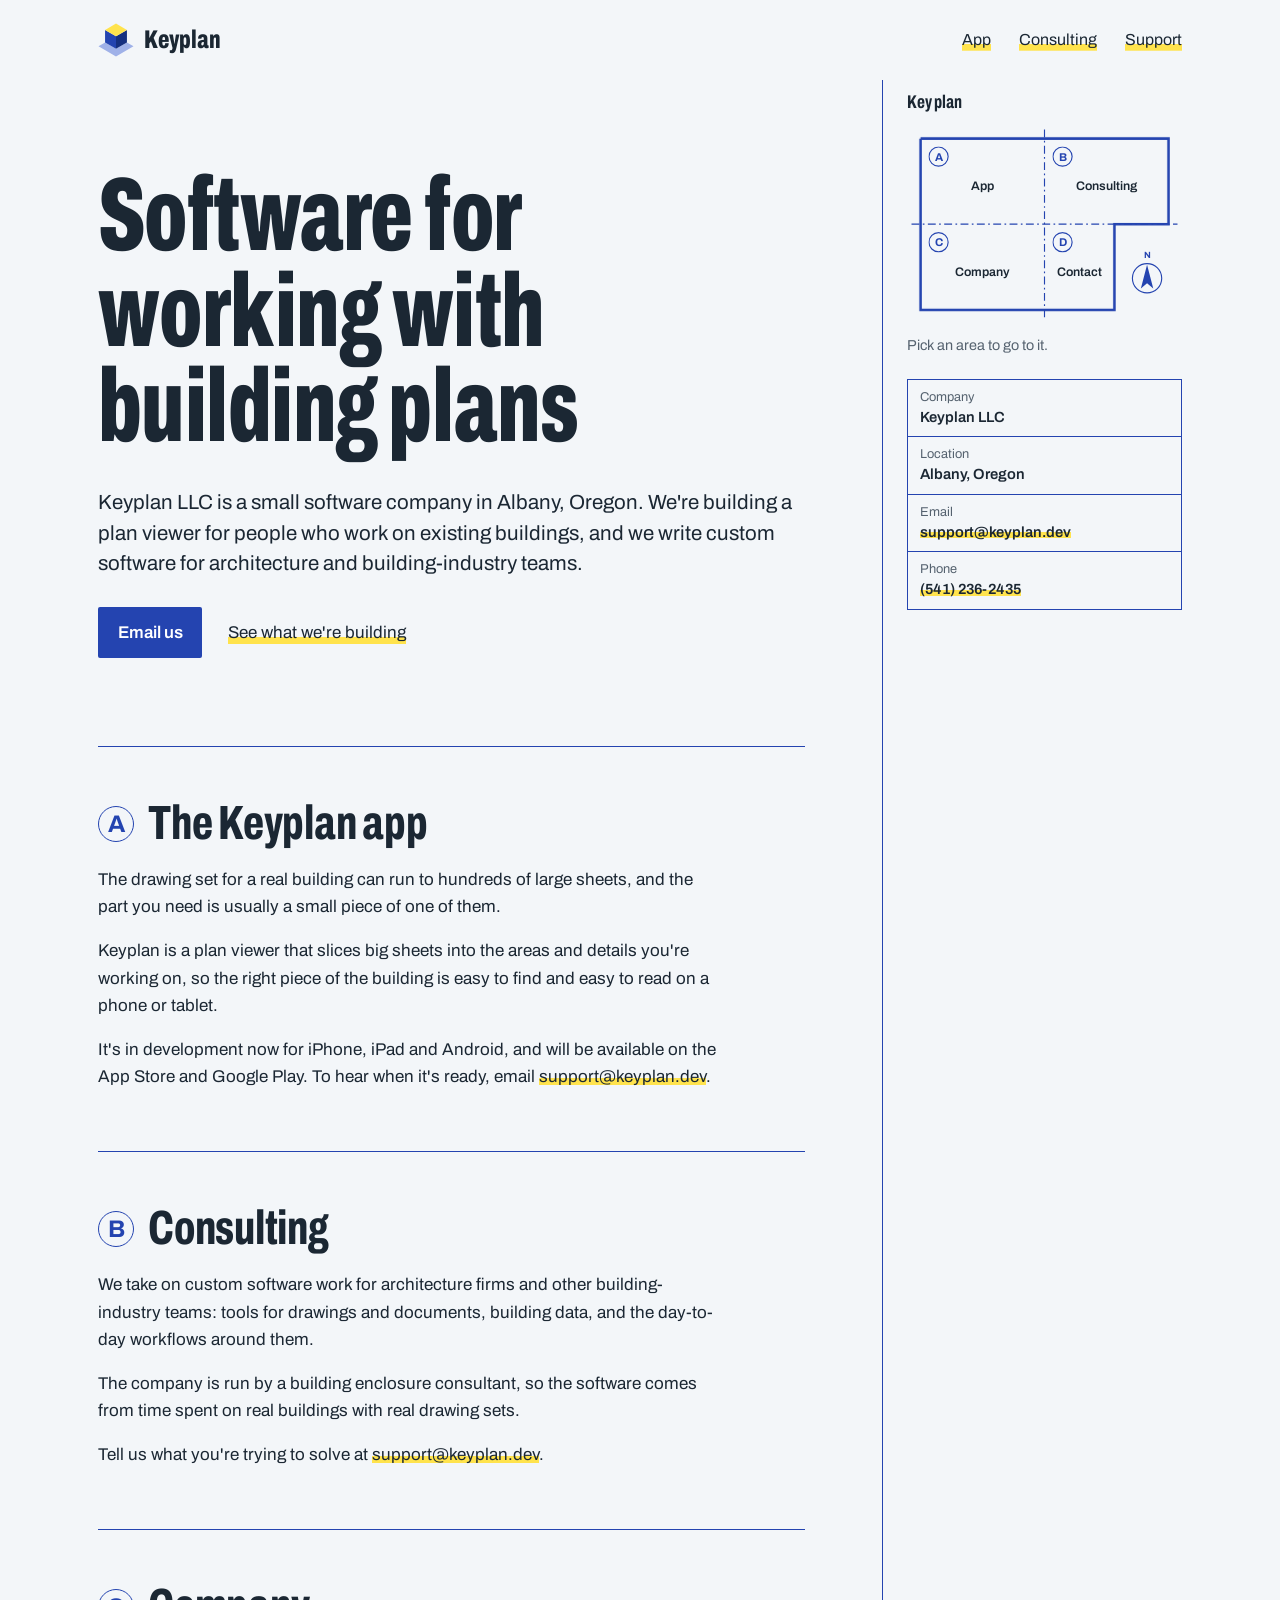
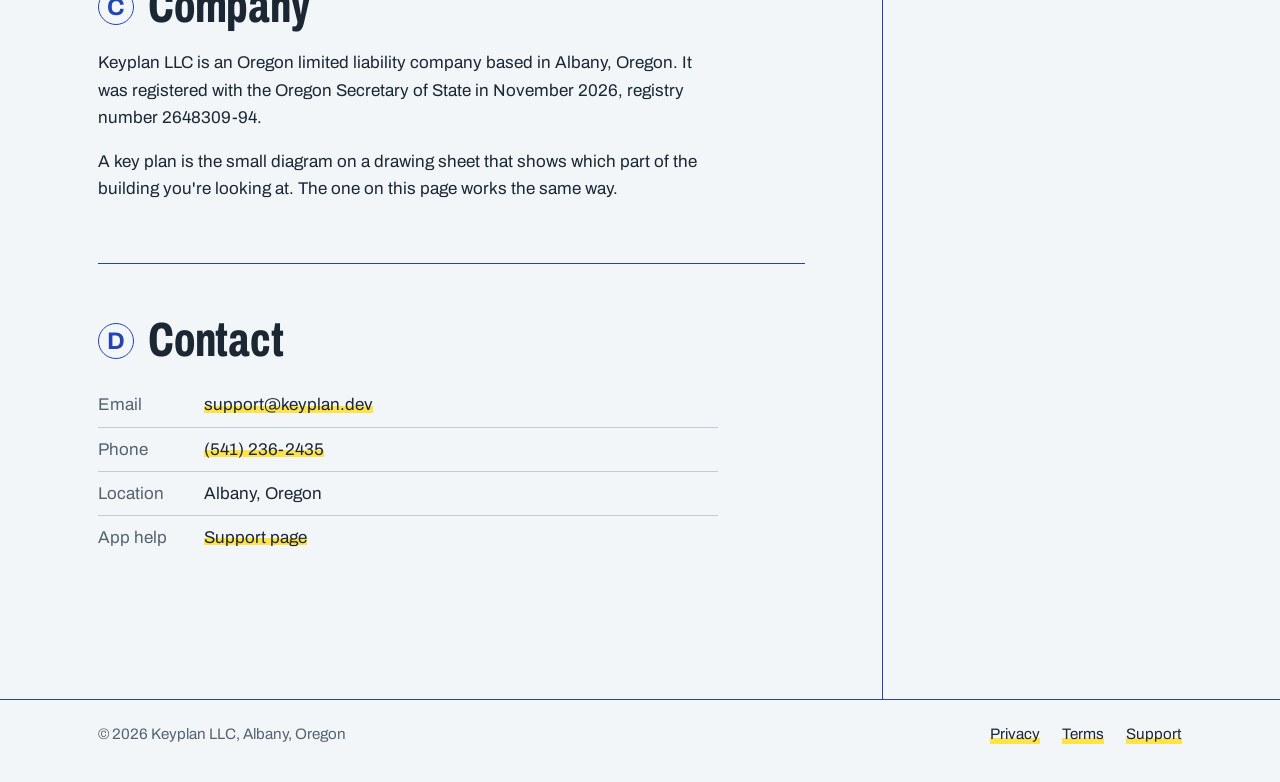
<file: index.html>
<!doctype html>
<html lang="en">
<head>
<meta charset="utf-8">
<meta name="viewport" content="width=device-width, initial-scale=1">
<title>Keyplan LLC: software for working with building plans</title>
<meta name="description" content="Keyplan LLC is a software company in Albany, Oregon. We're building a plan viewer for people who work on existing buildings, and we write custom software for building-industry teams.">
<link rel="canonical" href="https://keyplan.dev/">
<meta property="og:title" content="Keyplan LLC: software for working with building plans">
<meta property="og:description" content="Keyplan LLC is a software company in Albany, Oregon. We're building a plan viewer for people who work on existing buildings, and we write custom software for building-industry teams.">
<meta property="og:url" content="https://keyplan.dev/">
<meta property="og:type" content="website">
<meta name="theme-color" content="#f3f6f9">
<link rel="icon" href="/favicon.svg" type="image/svg+xml">
<link rel="preload" href="/assets/fonts/archivo.woff2" as="font" type="font/woff2" crossorigin>
<link rel="stylesheet" href="/assets/site.css">
</head>
<body>
<a class="skip" href="#content">Skip to content</a>
<header class="masthead">
  <a class="brand" href="/" aria-label="Keyplan home"><svg aria-hidden="true" focusable="false" viewBox="-57 -45 114 114"><polygon points="-34.64,20 0,40 34.64,20 55.43,32 0,64 -55.43,32" fill="#9fb1e8"/><polygon points="-34.64,-20 0,0 0,40 -34.64,20" fill="#2444b0"/><polygon points="0,0 34.64,-20 34.64,20 0,40" fill="#16307f"/><polygon points="0,-40 34.64,-20 0,0 -34.64,-20" fill="#ffe34d"/></svg><span>Keyplan</span></a>
  <nav aria-label="Main">
    <a href="/#app">App</a>
    <a href="/#consulting">Consulting</a>
    <a href="/support/">Support</a>
  </nav>
</header>
<div class="sheet">
  <section class="hero" id="content">
    <h1>Software for working with building plans</h1>
    <p class="lede">Keyplan LLC is a small software company in Albany, Oregon. We're building a plan viewer for people who work on existing buildings, and we write custom software for architecture and building-industry teams.</p>
    <div class="actions">
      <a class="button" href="mailto:support@keyplan.dev">Email us</a>
      <a href="#app">See what we're building</a>
    </div>
  </section>

  <aside class="rail" aria-label="Key plan and company details">
    <div class="rail-inner">
      <p class="keyplan-title" id="keyplan-title">Key plan</p>
      <svg class="keyplan" viewBox="0 0 244 176" role="group" aria-labelledby="keyplan-title">
    <a href="#app" data-area="app" data-label="Area A, App" aria-label="Area A: App">
      <rect class="zone" x="12" y="12" width="110" height="76"/>
      <g class="after-draw">
        <circle class="bubble" cx="28" cy="28" r="8.5"/>
        <text class="letter" x="28" y="31.6">A</text>
        <text class="name" x="67.0" y="58.0">App</text>
      </g>
    </a>
    <a href="#consulting" data-area="consulting" data-label="Area B, Consulting" aria-label="Area B: Consulting">
      <rect class="zone" x="122" y="12" width="110" height="76"/>
      <g class="after-draw">
        <circle class="bubble" cx="138" cy="28" r="8.5"/>
        <text class="letter" x="138" y="31.6">B</text>
        <text class="name" x="177.0" y="58.0">Consulting</text>
      </g>
    </a>
    <a href="#company" data-area="company" data-label="Area C, Company" aria-label="Area C: Company">
      <rect class="zone" x="12" y="88" width="110" height="76"/>
      <g class="after-draw">
        <circle class="bubble" cx="28" cy="104" r="8.5"/>
        <text class="letter" x="28" y="107.6">C</text>
        <text class="name" x="67.0" y="134.0">Company</text>
      </g>
    </a>
    <a href="#contact" data-area="contact" data-label="Area D, Contact" aria-label="Area D: Contact">
      <rect class="zone" x="122" y="88" width="62" height="76"/>
      <g class="after-draw">
        <circle class="bubble" cx="138" cy="104" r="8.5"/>
        <text class="letter" x="138" y="107.6">D</text>
        <text class="name" x="153.0" y="134.0">Contact</text>
      </g>
    </a>
    <g class="after-draw" aria-hidden="true">
      <path class="match" d="M122 4V172"/>
      <path class="match" d="M4 88H240"/>
      <circle class="north" cx="213" cy="136" r="13"/>
      <path class="north-fill" d="M213 124L218.5 145L213 140.5L207.5 145Z"/>
      <text class="north-n" x="213" y="118">N</text>
    </g>
    <path class="outline" pathLength="1" d="M12 12H232V88H184V164H12Z"/>
  </svg>
      <p class="keyplan-status" aria-live="polite">Pick an area to go to it.</p>
      <dl class="titleblock">
        <div><dt>Company</dt><dd>Keyplan LLC</dd></div>
        <div><dt>Location</dt><dd>Albany, Oregon</dd></div>
        <div><dt>Email</dt><dd><a href="mailto:support@keyplan.dev">support@keyplan.dev</a></dd></div>
        <div><dt>Phone</dt><dd><a href="tel:+15412362435">(541) 236-2435</a></dd></div>
      </dl>
    </div>
  </aside>

  <main class="areas">
    <section class="area" id="app" aria-labelledby="app-h">
      <h2 id="app-h"><span class="grid-bubble" aria-hidden="true">A</span>The Keyplan app</h2>
      <p>The drawing set for a real building can run to hundreds of large sheets, and the part you need is usually a small piece of one of them.</p>
      <p>Keyplan is a plan viewer that slices big sheets into the areas and details you're working on, so the right piece of the building is easy to find and easy to read on a phone or tablet.</p>
      <p>It's in development now for iPhone, iPad and Android, and will be available on the App Store and Google Play. To hear when it's ready, email <a href="mailto:support@keyplan.dev?subject=Keyplan%20app">support@keyplan.dev</a>.</p>
    </section>

    <section class="area" id="consulting" aria-labelledby="consulting-h">
      <h2 id="consulting-h"><span class="grid-bubble" aria-hidden="true">B</span>Consulting</h2>
      <p>We take on custom software work for architecture firms and other building-industry teams: tools for drawings and documents, building data, and the day-to-day workflows around them.</p>
      <p>The company is run by a building enclosure consultant, so the software comes from time spent on real buildings with real drawing sets.</p>
      <p>Tell us what you're trying to solve at <a href="mailto:support@keyplan.dev?subject=Consulting">support@keyplan.dev</a>.</p>
    </section>

    <section class="area" id="company" aria-labelledby="company-h">
      <h2 id="company-h"><span class="grid-bubble" aria-hidden="true">C</span>Company</h2>
      <p>Keyplan LLC is an Oregon limited liability company based in Albany, Oregon. It was registered with the Oregon Secretary of State in November 2026, registry number <span style="white-space:nowrap">2648309-94</span>.</p>
      <p>A key plan is the small diagram on a drawing sheet that shows which part of the building you're looking at. The one on this page works the same way.</p>
    </section>

    <section class="area" id="contact" aria-labelledby="contact-h">
      <h2 id="contact-h"><span class="grid-bubble" aria-hidden="true">D</span>Contact</h2>
      <ul class="contact-list">
        <li><span class="k">Email</span><span><a href="mailto:support@keyplan.dev">support@keyplan.dev</a></span></li>
        <li><span class="k">Phone</span><span><a href="tel:+15412362435">(541) 236-2435</a></span></li>
        <li><span class="k">Location</span><span>Albany, Oregon</span></li>
        <li><span class="k">App help</span><span><a href="/support/">Support page</a></span></li>
      </ul>
    </section>
  </main>
</div>
<script type="application/ld+json">
{"@context":"https://schema.org","@type":"Organization","name":"Keyplan","legalName":"Keyplan LLC","url":"https://keyplan.dev","email":"support@keyplan.dev","telephone":"+15412362435","address":{"@type":"PostalAddress","addressLocality":"Albany","addressRegion":"OR","addressCountry":"US"}}
</script>
<footer class="colophon">
  <div class="colophon-inner">
    <p>&copy; 2026 Keyplan LLC, Albany, Oregon</p>
    <nav aria-label="Footer">
      <a href="/privacy/">Privacy</a>
      <a href="/terms/">Terms</a>
      <a href="/support/">Support</a>
    </nav>
  </div>
</footer>
<script src="/assets/site.js" defer></script>
</body>
</html>
</file>
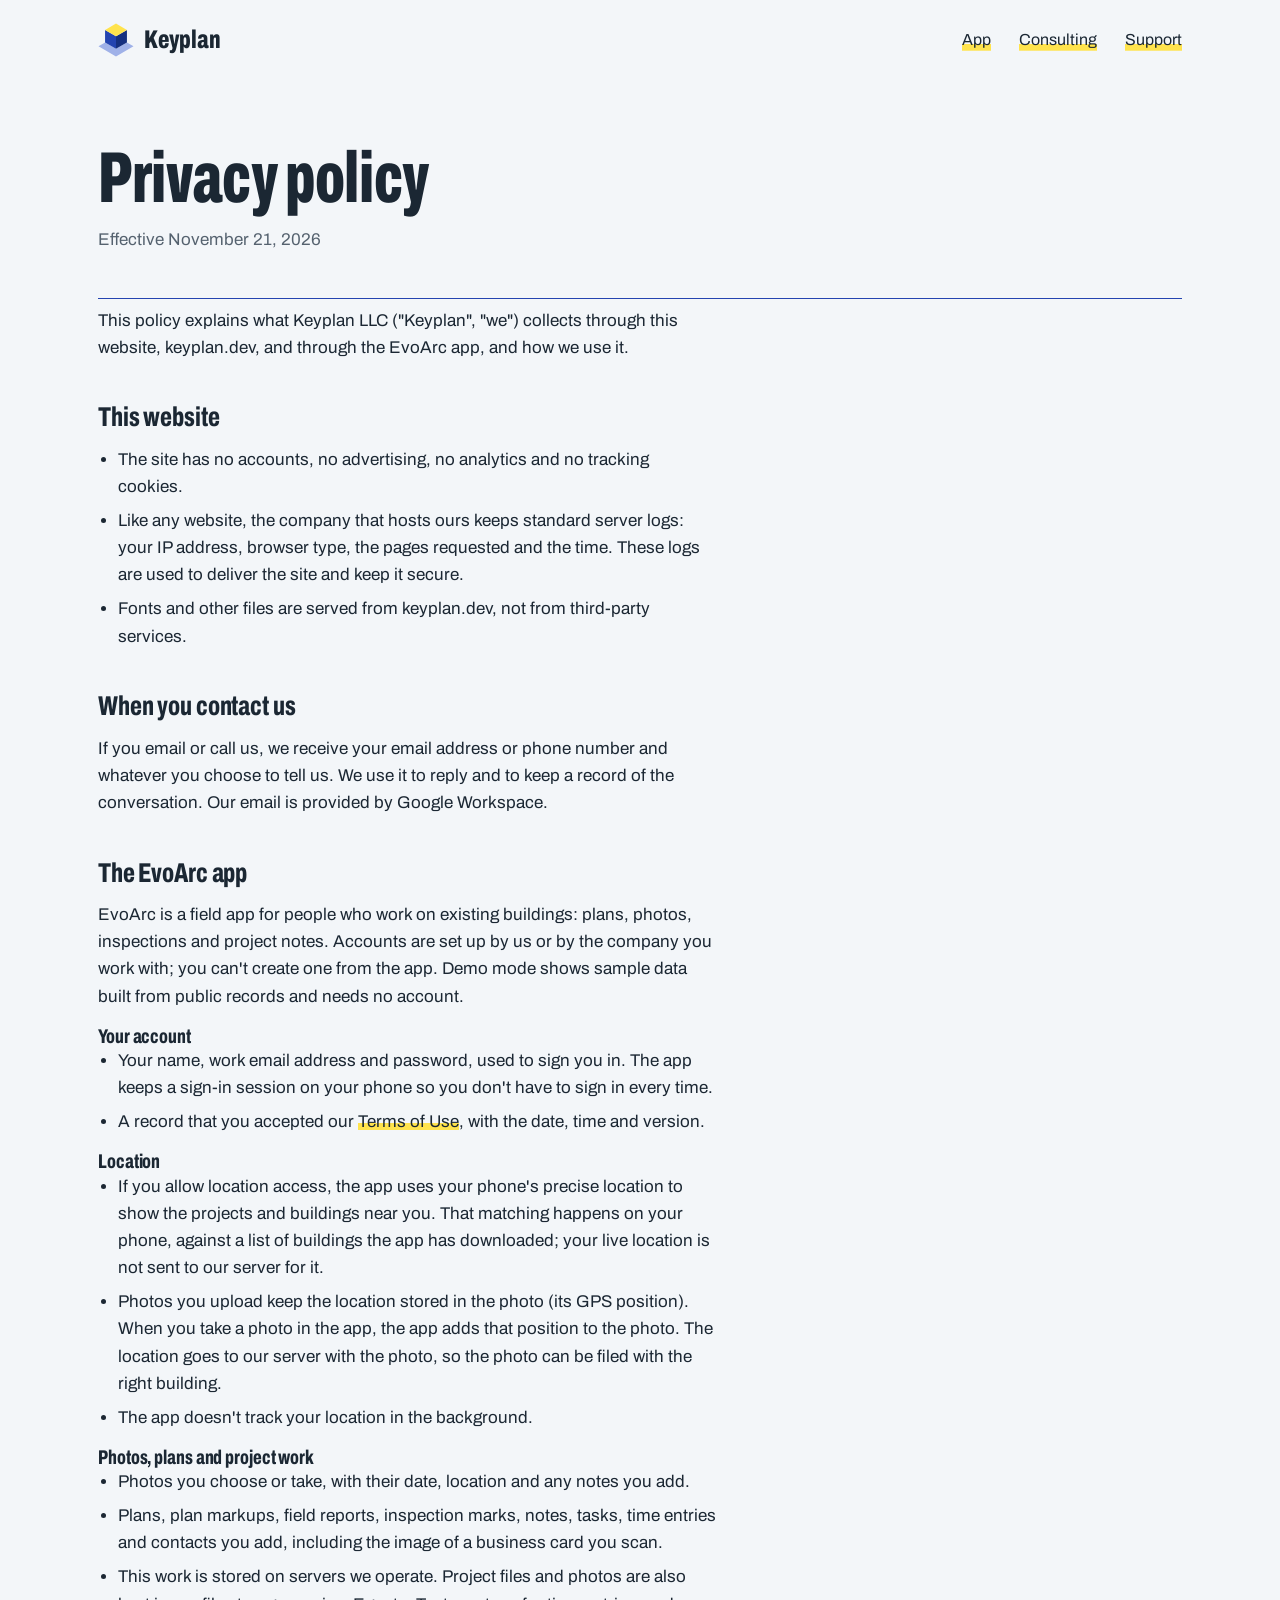
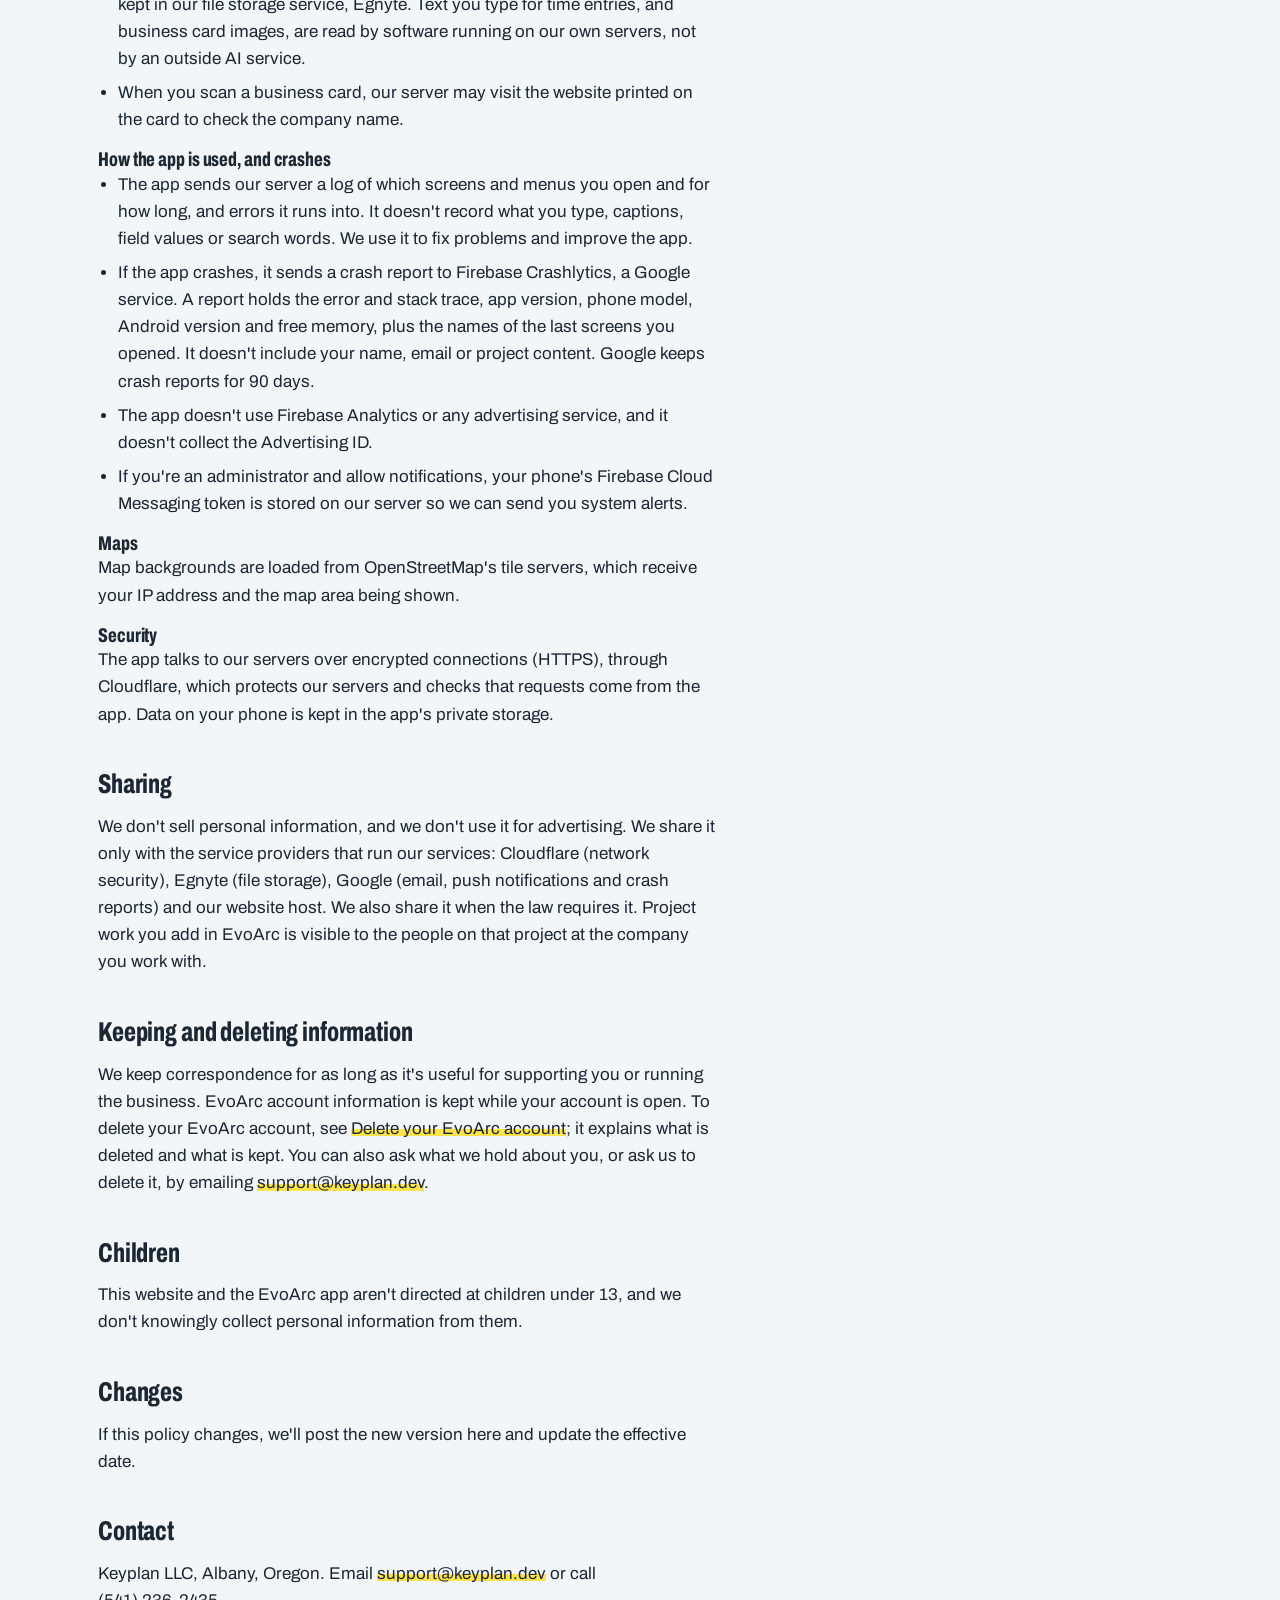
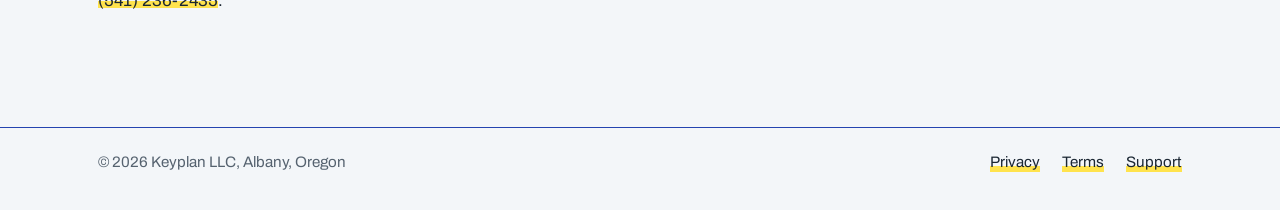
<file: privacy/index.html>
<!doctype html>
<html lang="en">
<head>
<meta charset="utf-8">
<meta name="viewport" content="width=device-width, initial-scale=1">
<title>Privacy policy | Keyplan LLC</title>
<meta name="description" content="What Keyplan LLC collects through keyplan.dev and the EvoArc app, and how it is used.">
<link rel="canonical" href="https://keyplan.dev/privacy/">
<meta property="og:title" content="Privacy policy | Keyplan LLC">
<meta property="og:description" content="What Keyplan LLC collects through keyplan.dev and the EvoArc app, and how it is used.">
<meta property="og:url" content="https://keyplan.dev/privacy/">
<meta property="og:type" content="website">
<meta name="theme-color" content="#f3f6f9">
<link rel="icon" href="/favicon.svg" type="image/svg+xml">
<link rel="preload" href="/assets/fonts/archivo.woff2" as="font" type="font/woff2" crossorigin>
<link rel="stylesheet" href="/assets/site.css">
</head>
<body>
<a class="skip" href="#content">Skip to content</a>
<header class="masthead">
  <a class="brand" href="/" aria-label="Keyplan home"><svg aria-hidden="true" focusable="false" viewBox="-57 -45 114 114"><polygon points="-34.64,20 0,40 34.64,20 55.43,32 0,64 -55.43,32" fill="#9fb1e8"/><polygon points="-34.64,-20 0,0 0,40 -34.64,20" fill="#2444b0"/><polygon points="0,0 34.64,-20 34.64,20 0,40" fill="#16307f"/><polygon points="0,-40 34.64,-20 0,0 -34.64,-20" fill="#ffe34d"/></svg><span>Keyplan</span></a>
  <nav aria-label="Main">
    <a href="/#app">App</a>
    <a href="/#consulting">Consulting</a>
    <a href="/support/">Support</a>
  </nav>
</header>
<main class="doc" id="content">
  <h1>Privacy policy</h1>
  <p class="meta">Effective November 21, 2026</p>
  <div class="body">
    <p>This policy explains what Keyplan LLC ("Keyplan", "we") collects through this website, keyplan.dev, and through the EvoArc app, and how we use it.</p>
    <h2>This website</h2>
    <ul>
      <li>The site has no accounts, no advertising, no analytics and no tracking cookies.</li>
      <li>Like any website, the company that hosts ours keeps standard server logs: your IP address, browser type, the pages requested and the time. These logs are used to deliver the site and keep it secure.</li>
      <li>Fonts and other files are served from keyplan.dev, not from third-party services.</li>
    </ul>
    <h2>When you contact us</h2>
    <p>If you email or call us, we receive your email address or phone number and whatever you choose to tell us. We use it to reply and to keep a record of the conversation. Our email is provided by Google Workspace.</p>

    <h2 id="evoarc">The EvoArc app</h2>
    <p>EvoArc is a field app for people who work on existing buildings: plans, photos, inspections and project notes. Accounts are set up by us or by the company you work with; you can't create one from the app. Demo mode shows sample data built from public records and needs no account.</p>
    <h3>Your account</h3>
    <ul>
      <li>Your name, work email address and password, used to sign you in. The app keeps a sign-in session on your phone so you don't have to sign in every time.</li>
      <li>A record that you accepted our <a href="/terms/">Terms of Use</a>, with the date, time and version.</li>
    </ul>
    <h3>Location</h3>
    <ul>
      <li>If you allow location access, the app uses your phone's precise location to show the projects and buildings near you. That matching happens on your phone, against a list of buildings the app has downloaded; your live location is not sent to our server for it.</li>
      <li>Photos you upload keep the location stored in the photo (its GPS position). When you take a photo in the app, the app adds that position to the photo. The location goes to our server with the photo, so the photo can be filed with the right building.</li>
      <li>The app doesn't track your location in the background.</li>
    </ul>
    <h3>Photos, plans and project work</h3>
    <ul>
      <li>Photos you choose or take, with their date, location and any notes you add.</li>
      <li>Plans, plan markups, field reports, inspection marks, notes, tasks, time entries and contacts you add, including the image of a business card you scan.</li>
      <li>This work is stored on servers we operate. Project files and photos are also kept in our file storage service, Egnyte. Text you type for time entries, and business card images, are read by software running on our own servers, not by an outside AI service.</li>
      <li>When you scan a business card, our server may visit the website printed on the card to check the company name.</li>
    </ul>
    <h3>How the app is used, and crashes</h3>
    <ul>
      <li>The app sends our server a log of which screens and menus you open and for how long, and errors it runs into. It doesn't record what you type, captions, field values or search words. We use it to fix problems and improve the app.</li>
      <li>If the app crashes, it sends a crash report to Firebase Crashlytics, a Google service. A report holds the error and stack trace, app version, phone model, Android version and free memory, plus the names of the last screens you opened. It doesn't include your name, email or project content. Google keeps crash reports for 90 days.</li>
      <li>The app doesn't use Firebase Analytics or any advertising service, and it doesn't collect the Advertising ID.</li>
      <li>If you're an administrator and allow notifications, your phone's Firebase Cloud Messaging token is stored on our server so we can send you system alerts.</li>
    </ul>
    <h3>Maps</h3>
    <p>Map backgrounds are loaded from OpenStreetMap's tile servers, which receive your IP address and the map area being shown.</p>
    <h3>Security</h3>
    <p>The app talks to our servers over encrypted connections (HTTPS), through Cloudflare, which protects our servers and checks that requests come from the app. Data on your phone is kept in the app's private storage.</p>

    <h2>Sharing</h2>
    <p>We don't sell personal information, and we don't use it for advertising. We share it only with the service providers that run our services: Cloudflare (network security), Egnyte (file storage), Google (email, push notifications and crash reports) and our website host. We also share it when the law requires it. Project work you add in EvoArc is visible to the people on that project at the company you work with.</p>
    <h2>Keeping and deleting information</h2>
    <p>We keep correspondence for as long as it's useful for supporting you or running the business. EvoArc account information is kept while your account is open. To delete your EvoArc account, see <a href="/evoarc/delete-account/">Delete your EvoArc account</a>; it explains what is deleted and what is kept. You can also ask what we hold about you, or ask us to delete it, by emailing <a href="mailto:support@keyplan.dev?subject=Privacy%20request">support@keyplan.dev</a>.</p>
    <h2>Children</h2>
    <p>This website and the EvoArc app aren't directed at children under 13, and we don't knowingly collect personal information from them.</p>
    <h2>Changes</h2>
    <p>If this policy changes, we'll post the new version here and update the effective date.</p>
    <h2>Contact</h2>
    <p>Keyplan LLC, Albany, Oregon. Email <a href="mailto:support@keyplan.dev">support@keyplan.dev</a> or call <a href="tel:+15412362435">(541) 236-2435</a>.</p>
  </div>
</main>
<footer class="colophon">
  <div class="colophon-inner">
    <p>&copy; 2026 Keyplan LLC, Albany, Oregon</p>
    <nav aria-label="Footer">
      <a href="/privacy/">Privacy</a>
      <a href="/terms/">Terms</a>
      <a href="/support/">Support</a>
    </nav>
  </div>
</footer>
</body>
</html>
</file>
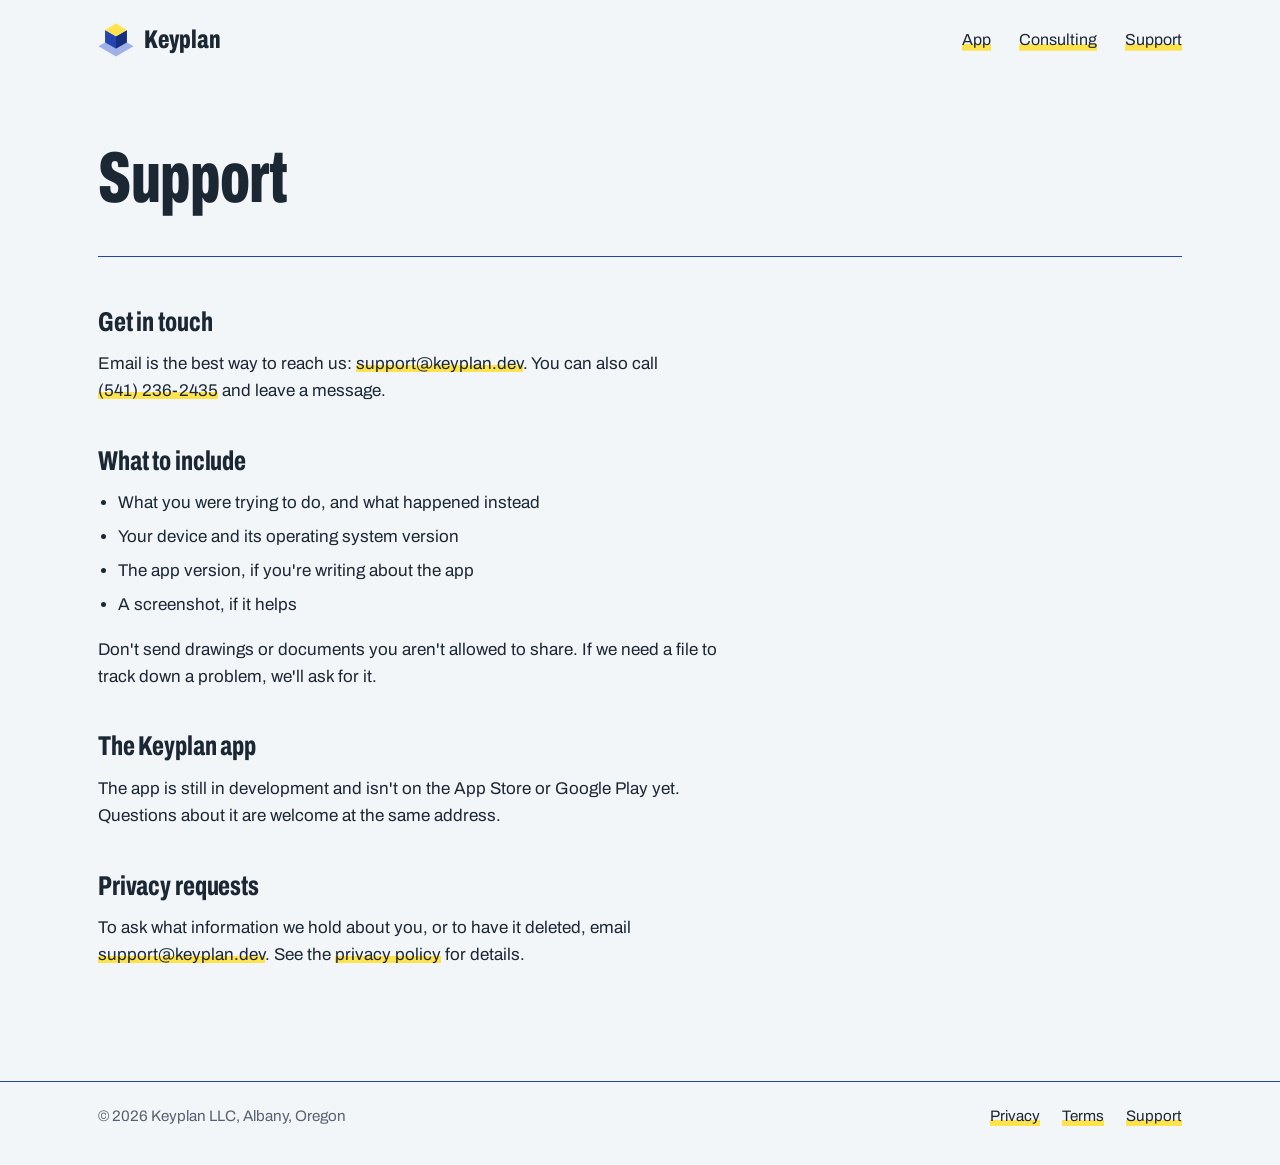
<file: support/index.html>
<!doctype html>
<html lang="en">
<head>
<meta charset="utf-8">
<meta name="viewport" content="width=device-width, initial-scale=1">
<title>Support | Keyplan LLC</title>
<meta name="description" content="How to get help from Keyplan LLC.">
<link rel="canonical" href="https://keyplan.dev/support/">
<meta property="og:title" content="Support | Keyplan LLC">
<meta property="og:description" content="How to get help from Keyplan LLC.">
<meta property="og:url" content="https://keyplan.dev/support/">
<meta property="og:type" content="website">
<meta name="theme-color" content="#f3f6f9">
<link rel="icon" href="/favicon.svg" type="image/svg+xml">
<link rel="preload" href="/assets/fonts/archivo.woff2" as="font" type="font/woff2" crossorigin>
<link rel="stylesheet" href="/assets/site.css">
</head>
<body>
<a class="skip" href="#content">Skip to content</a>
<header class="masthead">
  <a class="brand" href="/" aria-label="Keyplan home"><svg aria-hidden="true" focusable="false" viewBox="-57 -45 114 114"><polygon points="-34.64,20 0,40 34.64,20 55.43,32 0,64 -55.43,32" fill="#9fb1e8"/><polygon points="-34.64,-20 0,0 0,40 -34.64,20" fill="#2444b0"/><polygon points="0,0 34.64,-20 34.64,20 0,40" fill="#16307f"/><polygon points="0,-40 34.64,-20 0,0 -34.64,-20" fill="#ffe34d"/></svg><span>Keyplan</span></a>
  <nav aria-label="Main">
    <a href="/#app">App</a>
    <a href="/#consulting">Consulting</a>
    <a href="/support/">Support</a>
  </nav>
</header>
<main class="doc" id="content">
  <h1>Support</h1>
  <div class="body">
    <h2>Get in touch</h2>
    <p>Email is the best way to reach us: <a href="mailto:support@keyplan.dev">support@keyplan.dev</a>. You can also call <a href="tel:+15412362435">(541) 236-2435</a> and leave a message.</p>
    <h2>What to include</h2>
    <ul>
      <li>What you were trying to do, and what happened instead</li>
      <li>Your device and its operating system version</li>
      <li>The app version, if you're writing about the app</li>
      <li>A screenshot, if it helps</li>
    </ul>
    <p>Don't send drawings or documents you aren't allowed to share. If we need a file to track down a problem, we'll ask for it.</p>
    <h2>The Keyplan app</h2>
    <p>The app is still in development and isn't on the App Store or Google Play yet. Questions about it are welcome at the same address.</p>
    <h2>Privacy requests</h2>
    <p>To ask what information we hold about you, or to have it deleted, email <a href="mailto:support@keyplan.dev?subject=Privacy%20request">support@keyplan.dev</a>. See the <a href="/privacy/">privacy policy</a> for details.</p>
  </div>
</main>
<footer class="colophon">
  <div class="colophon-inner">
    <p>&copy; 2026 Keyplan LLC, Albany, Oregon</p>
    <nav aria-label="Footer">
      <a href="/privacy/">Privacy</a>
      <a href="/terms/">Terms</a>
      <a href="/support/">Support</a>
    </nav>
  </div>
</footer>
</body>
</html>
</file>
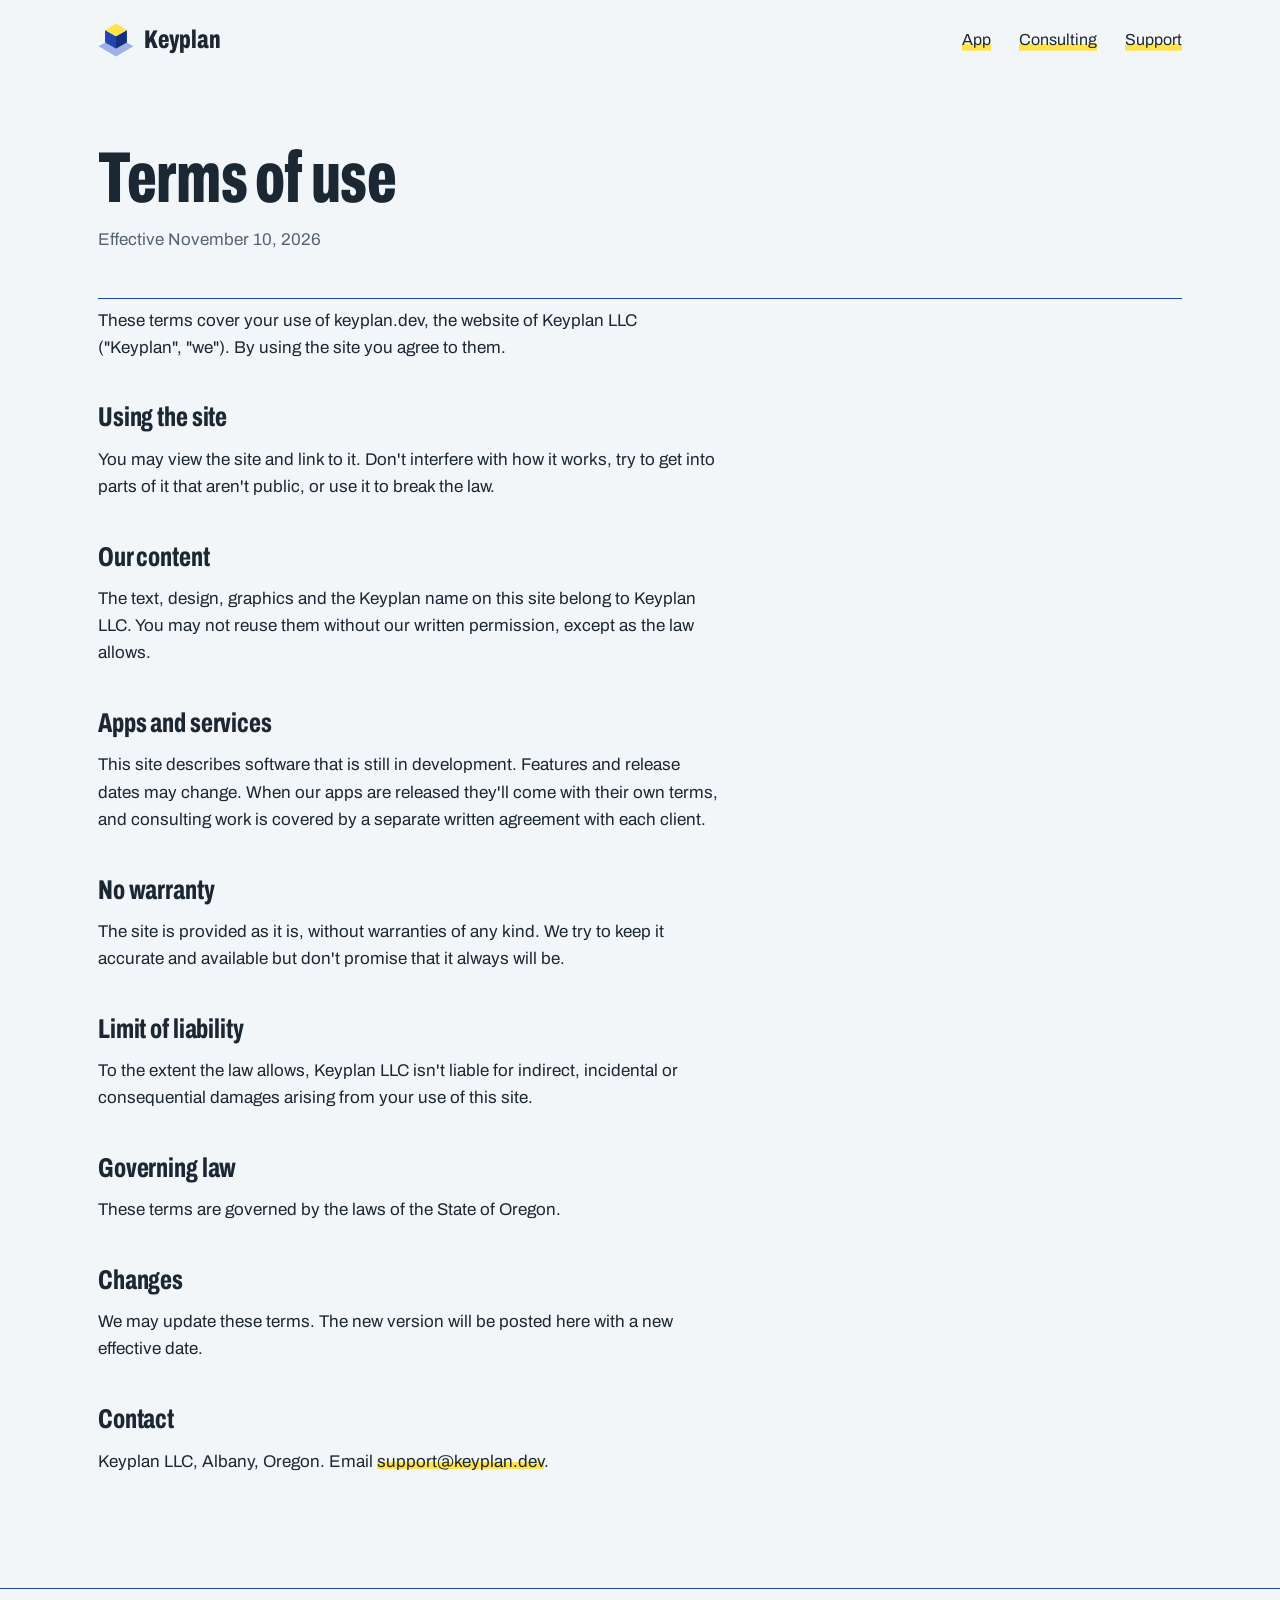
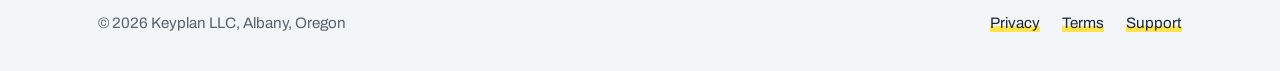
<file: terms/index.html>
<!doctype html>
<html lang="en">
<head>
<meta charset="utf-8">
<meta name="viewport" content="width=device-width, initial-scale=1">
<title>Terms of use | Keyplan LLC</title>
<meta name="description" content="Terms for using keyplan.dev, the website of Keyplan LLC.">
<link rel="canonical" href="https://keyplan.dev/terms/">
<meta property="og:title" content="Terms of use | Keyplan LLC">
<meta property="og:description" content="Terms for using keyplan.dev, the website of Keyplan LLC.">
<meta property="og:url" content="https://keyplan.dev/terms/">
<meta property="og:type" content="website">
<meta name="theme-color" content="#f3f6f9">
<link rel="icon" href="/favicon.svg" type="image/svg+xml">
<link rel="preload" href="/assets/fonts/archivo.woff2" as="font" type="font/woff2" crossorigin>
<link rel="stylesheet" href="/assets/site.css">
</head>
<body>
<a class="skip" href="#content">Skip to content</a>
<header class="masthead">
  <a class="brand" href="/" aria-label="Keyplan home"><svg aria-hidden="true" focusable="false" viewBox="-57 -45 114 114"><polygon points="-34.64,20 0,40 34.64,20 55.43,32 0,64 -55.43,32" fill="#9fb1e8"/><polygon points="-34.64,-20 0,0 0,40 -34.64,20" fill="#2444b0"/><polygon points="0,0 34.64,-20 34.64,20 0,40" fill="#16307f"/><polygon points="0,-40 34.64,-20 0,0 -34.64,-20" fill="#ffe34d"/></svg><span>Keyplan</span></a>
  <nav aria-label="Main">
    <a href="/#app">App</a>
    <a href="/#consulting">Consulting</a>
    <a href="/support/">Support</a>
  </nav>
</header>
<main class="doc" id="content">
  <h1>Terms of use</h1>
  <p class="meta">Effective November 10, 2026</p>
  <div class="body">
    <p>These terms cover your use of keyplan.dev, the website of Keyplan LLC ("Keyplan", "we"). By using the site you agree to them.</p>
    <h2>Using the site</h2>
    <p>You may view the site and link to it. Don't interfere with how it works, try to get into parts of it that aren't public, or use it to break the law.</p>
    <h2>Our content</h2>
    <p>The text, design, graphics and the Keyplan name on this site belong to Keyplan LLC. You may not reuse them without our written permission, except as the law allows.</p>
    <h2>Apps and services</h2>
    <p>This site describes software that is still in development. Features and release dates may change. When our apps are released they'll come with their own terms, and consulting work is covered by a separate written agreement with each client.</p>
    <h2>No warranty</h2>
    <p>The site is provided as it is, without warranties of any kind. We try to keep it accurate and available but don't promise that it always will be.</p>
    <h2>Limit of liability</h2>
    <p>To the extent the law allows, Keyplan LLC isn't liable for indirect, incidental or consequential damages arising from your use of this site.</p>
    <h2>Governing law</h2>
    <p>These terms are governed by the laws of the State of Oregon.</p>
    <h2>Changes</h2>
    <p>We may update these terms. The new version will be posted here with a new effective date.</p>
    <h2>Contact</h2>
    <p>Keyplan LLC, Albany, Oregon. Email <a href="mailto:support@keyplan.dev">support@keyplan.dev</a>.</p>
  </div>
</main>
<footer class="colophon">
  <div class="colophon-inner">
    <p>&copy; 2026 Keyplan LLC, Albany, Oregon</p>
    <nav aria-label="Footer">
      <a href="/privacy/">Privacy</a>
      <a href="/terms/">Terms</a>
      <a href="/support/">Support</a>
    </nav>
  </div>
</footer>
</body>
</html>
</file>
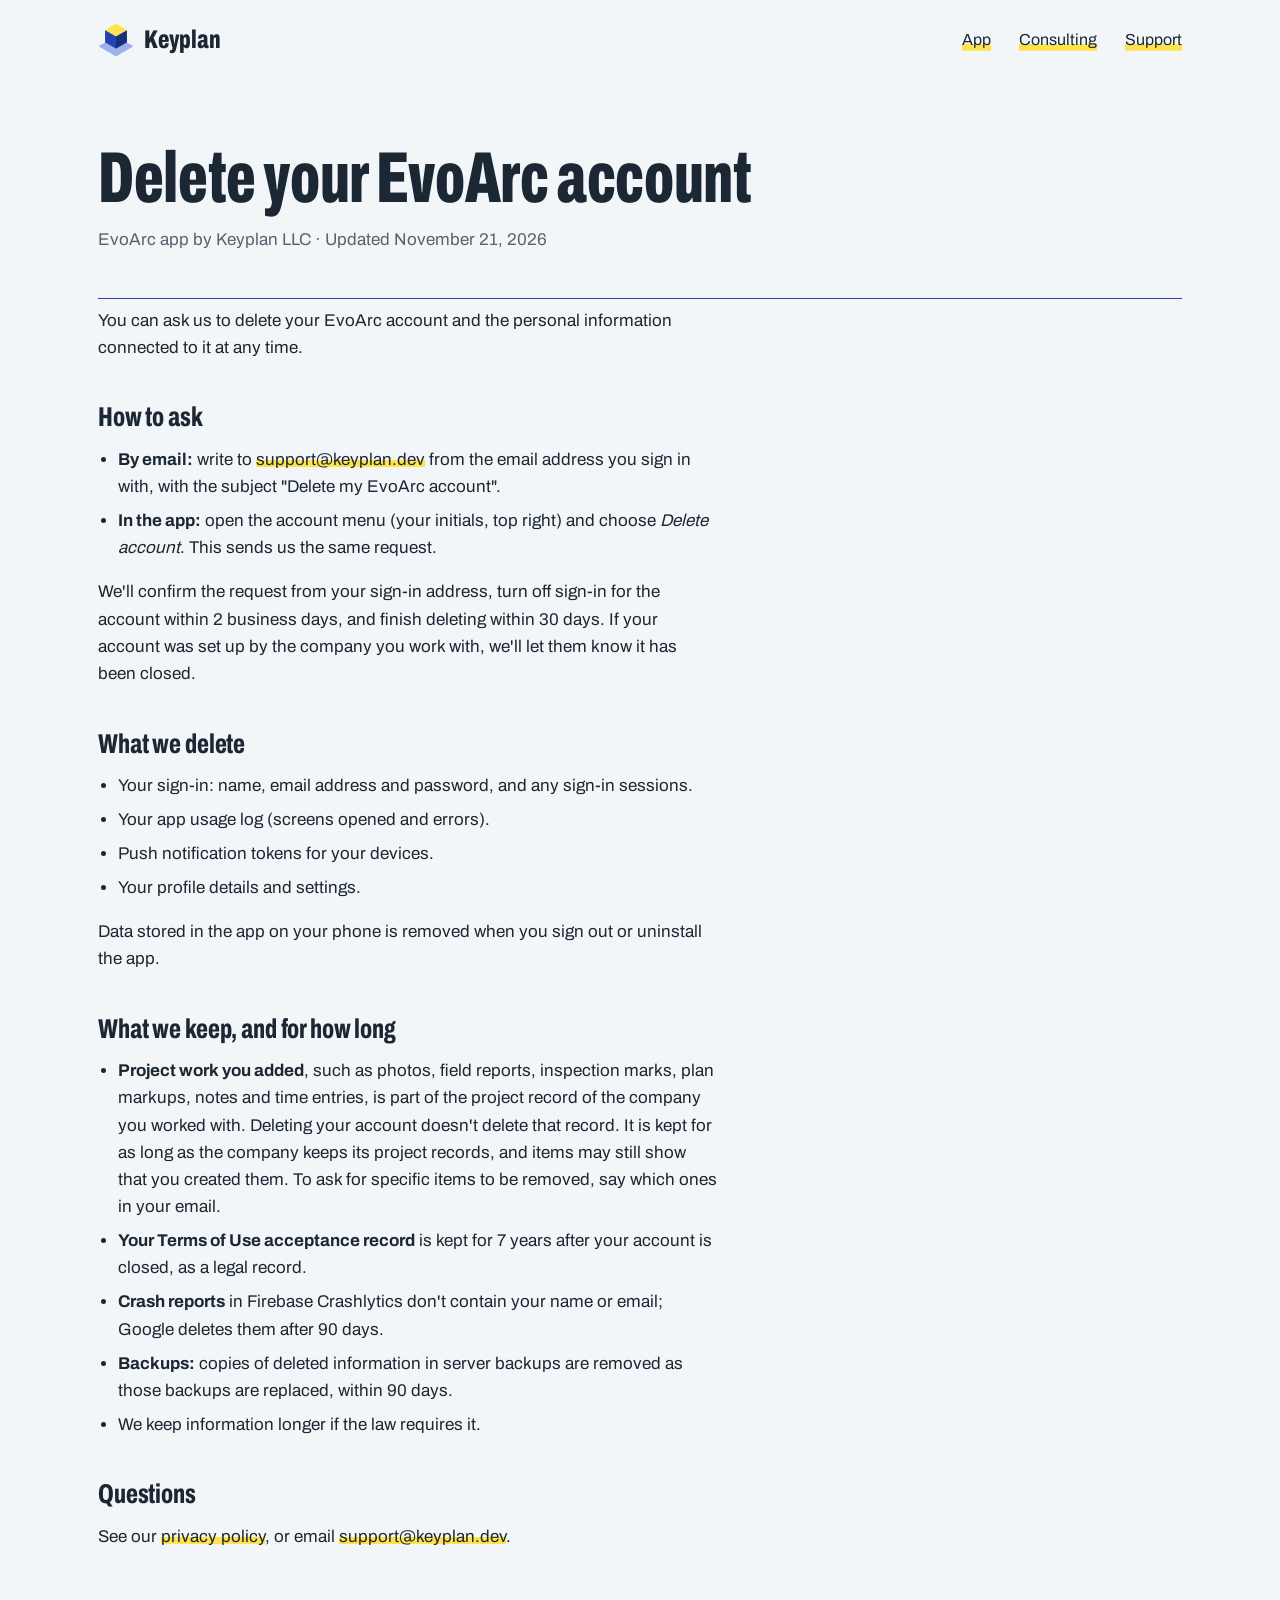
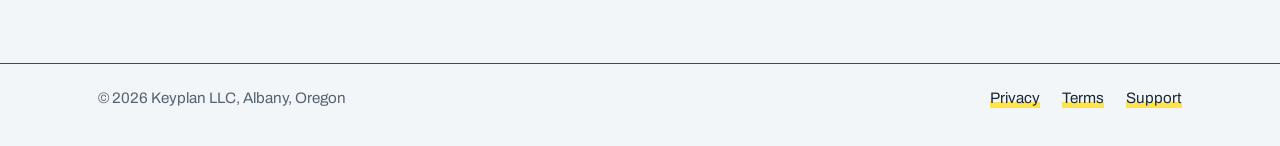
<file: evoarc/delete-account/index.html>
<!doctype html>
<html lang="en">
<head>
<meta charset="utf-8">
<meta name="viewport" content="width=device-width, initial-scale=1">
<title>Delete your EvoArc account | Keyplan LLC</title>
<meta name="description" content="How to delete your EvoArc account, what is deleted and what is kept.">
<link rel="canonical" href="https://keyplan.dev/evoarc/delete-account/">
<meta property="og:title" content="Delete your EvoArc account | Keyplan LLC">
<meta property="og:description" content="How to delete your EvoArc account, what is deleted and what is kept.">
<meta property="og:url" content="https://keyplan.dev/evoarc/delete-account/">
<meta property="og:type" content="website">
<meta name="theme-color" content="#f3f6f9">
<link rel="icon" href="/favicon.svg" type="image/svg+xml">
<link rel="preload" href="/assets/fonts/archivo.woff2" as="font" type="font/woff2" crossorigin>
<link rel="stylesheet" href="/assets/site.css">
</head>
<body>
<a class="skip" href="#content">Skip to content</a>
<header class="masthead">
  <a class="brand" href="/" aria-label="Keyplan home"><svg aria-hidden="true" focusable="false" viewBox="-57 -45 114 114"><polygon points="-34.64,20 0,40 34.64,20 55.43,32 0,64 -55.43,32" fill="#9fb1e8"/><polygon points="-34.64,-20 0,0 0,40 -34.64,20" fill="#2444b0"/><polygon points="0,0 34.64,-20 34.64,20 0,40" fill="#16307f"/><polygon points="0,-40 34.64,-20 0,0 -34.64,-20" fill="#ffe34d"/></svg><span>Keyplan</span></a>
  <nav aria-label="Main">
    <a href="/#app">App</a>
    <a href="/#consulting">Consulting</a>
    <a href="/support/">Support</a>
  </nav>
</header>
<main class="doc" id="content">
  <h1>Delete your EvoArc account</h1>
  <p class="meta">EvoArc app by Keyplan LLC · Updated November 21, 2026</p>
  <div class="body">
    <p>You can ask us to delete your EvoArc account and the personal information connected to it at any time.</p>
    <h2>How to ask</h2>
    <ul>
      <li><strong>By email:</strong> write to <a href="mailto:support@keyplan.dev?subject=Delete%20my%20EvoArc%20account">support@keyplan.dev</a> from the email address you sign in with, with the subject "Delete my EvoArc account".</li>
      <li><strong>In the app:</strong> open the account menu (your initials, top right) and choose <em>Delete account</em>. This sends us the same request.</li>
    </ul>
    <p>We'll confirm the request from your sign-in address, turn off sign-in for the account within 2 business days, and finish deleting within 30 days. If your account was set up by the company you work with, we'll let them know it has been closed.</p>
    <h2>What we delete</h2>
    <ul>
      <li>Your sign-in: name, email address and password, and any sign-in sessions.</li>
      <li>Your app usage log (screens opened and errors).</li>
      <li>Push notification tokens for your devices.</li>
      <li>Your profile details and settings.</li>
    </ul>
    <p>Data stored in the app on your phone is removed when you sign out or uninstall the app.</p>
    <h2>What we keep, and for how long</h2>
    <ul>
      <li><strong>Project work you added</strong>, such as photos, field reports, inspection marks, plan markups, notes and time entries, is part of the project record of the company you worked with. Deleting your account doesn't delete that record. It is kept for as long as the company keeps its project records, and items may still show that you created them. To ask for specific items to be removed, say which ones in your email.</li>
      <li><strong>Your Terms of Use acceptance record</strong> is kept for 7 years after your account is closed, as a legal record.</li>
      <li><strong>Crash reports</strong> in Firebase Crashlytics don't contain your name or email; Google deletes them after 90 days.</li>
      <li><strong>Backups:</strong> copies of deleted information in server backups are removed as those backups are replaced, within 90 days.</li>
      <li>We keep information longer if the law requires it.</li>
    </ul>
    <h2>Questions</h2>
    <p>See our <a href="/privacy/#evoarc">privacy policy</a>, or email <a href="mailto:support@keyplan.dev">support@keyplan.dev</a>.</p>
  </div>
</main>
<footer class="colophon">
  <div class="colophon-inner">
    <p>&copy; 2026 Keyplan LLC, Albany, Oregon</p>
    <nav aria-label="Footer">
      <a href="/privacy/">Privacy</a>
      <a href="/terms/">Terms</a>
      <a href="/support/">Support</a>
    </nav>
  </div>
</footer>
</body>
</html>
</file>
<file: assets/site.css>
/* keyplan.dev
   Palette: blueline print on bond paper, marked up with a highlighter. */

@font-face {
  font-family: "Archivo";
  src: url("/assets/fonts/archivo.woff2") format("woff2");
  font-weight: 100 900;
  font-stretch: 62% 125%;
  font-style: normal;
  font-display: swap;
}

:root {
  --paper: #f3f6f9;
  --ink: #1b2733;
  --graphite: #55626f;
  --blueline: #2444b0;
  --highlight: #ffe34d;
  --rule: #c3ccd8;
  --page-pad: clamp(20px, 4vw, 48px);
}

*,
*::before,
*::after { box-sizing: border-box; }

html { -webkit-text-size-adjust: 100%; scroll-behavior: smooth; }

body {
  margin: 0;
  background: var(--paper);
  color: var(--ink);
  font-family: "Archivo", "Helvetica Neue", Arial, sans-serif;
  font-size: 1.0625rem;
  line-height: 1.6;
  font-stretch: 100%;
}

h1, h2, h3 {
  font-stretch: 68%;
  font-weight: 750;
  line-height: 1.02;
  letter-spacing: -0.005em;
  margin: 0;
  text-wrap: balance;
}

p { margin: 0 0 1em; max-width: 62ch; }

/* Links are highlighted, the way you'd mark up a print. */
a {
  color: inherit;
  text-decoration: none;
  background-image: linear-gradient(var(--highlight), var(--highlight));
  background-repeat: no-repeat;
  background-position: 0 88%;
  background-size: 100% 0.42em;
  transition: background-size 0.12s ease-out;
}
a:hover { background-size: 100% 1.15em; }

:focus-visible {
  outline: 3px solid var(--blueline);
  outline-offset: 3px;
  border-radius: 1px;
}

.skip {
  position: absolute;
  left: -999px;
  top: 8px;
  padding: 8px 12px;
  background: var(--ink);
  color: #fff;
  z-index: 10;
}
.skip:focus { left: 8px; }

/* ---------- Header ---------- */

.masthead {
  max-width: 1180px;
  margin: 0 auto;
  padding: 22px var(--page-pad);
  display: flex;
  align-items: center;
  justify-content: space-between;
  gap: 16px;
  flex-wrap: wrap;
}

.brand {
  display: inline-flex;
  align-items: center;
  gap: 10px;
  background: none;
  font-stretch: 68%;
  font-weight: 800;
  font-size: 1.6rem;
  line-height: 1;
}
.brand svg { width: 36px; height: 36px; display: block; }

.masthead nav { display: flex; gap: clamp(14px, 3vw, 28px); font-size: 1rem; }

/* ---------- Home: the sheet ---------- */

.sheet {
  max-width: 1180px;
  margin: 0 auto;
  padding: 0 var(--page-pad);
  display: grid;
  grid-template-columns: minmax(0, 1fr) 300px;
  column-gap: clamp(32px, 6vw, 96px);
}

.hero {
  grid-column: 1;
  grid-row: 1;
  padding: clamp(28px, 7vw, 88px) 0 clamp(40px, 7vw, 88px);
}

.hero h1 {
  font-size: clamp(3rem, 8.4vw, 6.5rem);
  font-stretch: 62%;
  font-weight: 800;
  line-height: 0.92;
  max-width: 9.5em;
}

.hero .lede {
  font-size: clamp(1.125rem, 1.6vw, 1.3rem);
  line-height: 1.5;
  margin: clamp(20px, 3vw, 32px) 0 0;
  max-width: 34em;
}

.actions {
  display: flex;
  flex-wrap: wrap;
  align-items: center;
  gap: 14px 26px;
  margin-top: 28px;
}

.button {
  display: inline-block;
  background: var(--blueline);
  color: #fff;
  padding: 0.7em 1.15em;
  font-weight: 600;
  border-radius: 2px;
  transition: background-color 0.12s ease-out;
}
.button:hover { background: var(--ink); }

/* The right-hand strip: key plan above, title block below,
   where they sit on a drawing sheet. */
.rail {
  grid-column: 2;
  grid-row: 1 / span 2;
  border-left: 1.5px solid var(--blueline);
  padding-left: 24px;
}
.rail-inner { position: sticky; top: 24px; padding: 8px 0 32px; }

.keyplan-title {
  font-stretch: 68%;
  font-weight: 700;
  font-size: 1.15rem;
  margin: 0 0 8px;
}

.keyplan { display: block; width: 100%; height: auto; overflow: visible; }
.keyplan a { background: none; cursor: pointer; }
.keyplan .zone { fill: transparent; transition: fill 0.15s ease-out; }
.keyplan a:hover .zone { fill: rgba(255, 227, 77, 0.45); }
.keyplan a[aria-current="true"] .zone { fill: var(--highlight); }
.keyplan a:focus-visible { outline: none; }
.keyplan a:focus-visible .zone { stroke: var(--blueline); stroke-width: 3; }
.keyplan .outline { fill: none; stroke: var(--blueline); stroke-width: 2.25; stroke-linejoin: miter; }
.keyplan .match { stroke: var(--blueline); stroke-width: 1; stroke-dasharray: 7 3 1.5 3; fill: none; }
.keyplan .bubble { fill: var(--paper); stroke: var(--blueline); stroke-width: 1; }
.keyplan a[aria-current="true"] .bubble { fill: #fff; }
.keyplan .letter { font-size: 10px; font-weight: 700; fill: var(--blueline); text-anchor: middle; }
.keyplan .name { font-size: 11px; font-weight: 600; fill: var(--ink); text-anchor: middle; }
.keyplan .north { fill: none; stroke: var(--blueline); stroke-width: 1; }
.keyplan .north-fill { fill: var(--blueline); }
.keyplan .north-n { font-size: 8px; font-weight: 700; fill: var(--blueline); text-anchor: middle; }

.keyplan-status { font-size: 0.9rem; color: var(--graphite); margin: 10px 0 0; min-height: 1.6em; }

.titleblock {
  margin: 22px 0 0;
  border: 1.5px solid var(--blueline);
  font-size: 0.92rem;
  line-height: 1.4;
}
.titleblock > div { padding: 9px 12px; }
.titleblock > div + div { border-top: 1px solid var(--blueline); }
.titleblock dt { color: var(--graphite); font-size: 0.8rem; }
.titleblock dd { margin: 0; font-weight: 600; overflow-wrap: anywhere; }

.areas { grid-column: 1; grid-row: 2; padding-bottom: clamp(48px, 8vw, 96px); }

.area {
  border-top: 1.5px solid var(--blueline);
  padding: clamp(28px, 4.5vw, 52px) 0 clamp(24px, 4vw, 44px);
  scroll-margin-top: 12px;
}

.area h2 {
  font-size: clamp(2rem, 4.4vw, 3rem);
  display: flex;
  align-items: center;
  gap: 14px;
  margin-bottom: 18px;
}

.grid-bubble {
  flex: none;
  width: 1.5em;
  height: 1.5em;
  border: 1.5px solid var(--blueline);
  border-radius: 50%;
  color: var(--blueline);
  font-size: 0.5em;
  font-stretch: 100%;
  font-weight: 700;
  line-height: 1;
  display: inline-flex;
  align-items: center;
  justify-content: center;
}

.contact-list { list-style: none; margin: 0; padding: 0; max-width: 62ch; }
.contact-list li { display: grid; grid-template-columns: 5.5em 1fr; gap: 12px; padding: 8px 0; }
.contact-list li + li { border-top: 1px solid var(--rule); }
.contact-list .k { color: var(--graphite); }

/* ---------- Text pages ---------- */

.doc {
  max-width: 1180px;
  margin: 0 auto;
  padding: clamp(24px, 5vw, 64px) var(--page-pad) clamp(48px, 8vw, 96px);
}
.doc h1 { font-size: clamp(2.6rem, 6.5vw, 4.5rem); font-stretch: 62%; font-weight: 800; line-height: 0.95; }
.doc .meta { color: var(--graphite); margin: 14px 0 0; }
.doc .body { margin-top: clamp(24px, 4vw, 44px); border-top: 1.5px solid var(--blueline); padding-top: 8px; }
.doc h2 { font-size: 1.7rem; margin: 1.6em 0 0.5em; }
.doc ul { max-width: 62ch; padding-left: 1.2em; margin: 0 0 1em; }
.doc li { margin-bottom: 0.4em; }

/* ---------- Footer ---------- */

.colophon { border-top: 1.5px solid var(--blueline); }
.colophon-inner {
  max-width: 1180px;
  margin: 0 auto;
  padding: 22px var(--page-pad) 36px;
  display: flex;
  flex-wrap: wrap;
  justify-content: space-between;
  gap: 10px 28px;
  font-size: 0.95rem;
}
.colophon nav { display: flex; gap: 22px; }
.colophon p { margin: 0; color: var(--graphite); }

/* ---------- One load moment: the key plan draws itself ---------- */

@media (prefers-reduced-motion: no-preference) {
  .keyplan .outline { stroke-dasharray: 1; stroke-dashoffset: 1; animation: draw 1.1s 0.15s cubic-bezier(0.6, 0, 0.2, 1) forwards; }
  .keyplan .after-draw { opacity: 0; animation: appear 0.4s 1.1s ease-out forwards; }
  @keyframes draw { to { stroke-dashoffset: 0; } }
  @keyframes appear { to { opacity: 1; } }
}
@media (prefers-reduced-motion: reduce) {
  html { scroll-behavior: auto; }
  a, .button, .keyplan .zone { transition: none; }
}

/* ---------- Small screens ---------- */

@media (max-width: 860px) {
  .sheet { display: block; }
  .hero { padding-bottom: 28px; }
  .rail { border-left: 0; padding-left: 0; border-top: 1.5px solid var(--blueline); padding-top: 20px; }
  .rail-inner { position: static; padding: 0 0 36px; display: grid; grid-template-columns: minmax(0, 320px) minmax(0, 1fr); gap: 8px 28px; align-items: start; }
  .keyplan-title, .keyplan-status { grid-column: 1; }
  .keyplan { grid-column: 1; }
  .titleblock { grid-column: 2; grid-row: 1 / span 3; margin-top: 0; }
}
@media (max-width: 600px) {
  .rail-inner { display: block; }
  .titleblock { margin-top: 20px; }
  .contact-list li { grid-template-columns: 1fr; gap: 0; }
}

a[href^="tel:"] { white-space: nowrap; }
</file>
